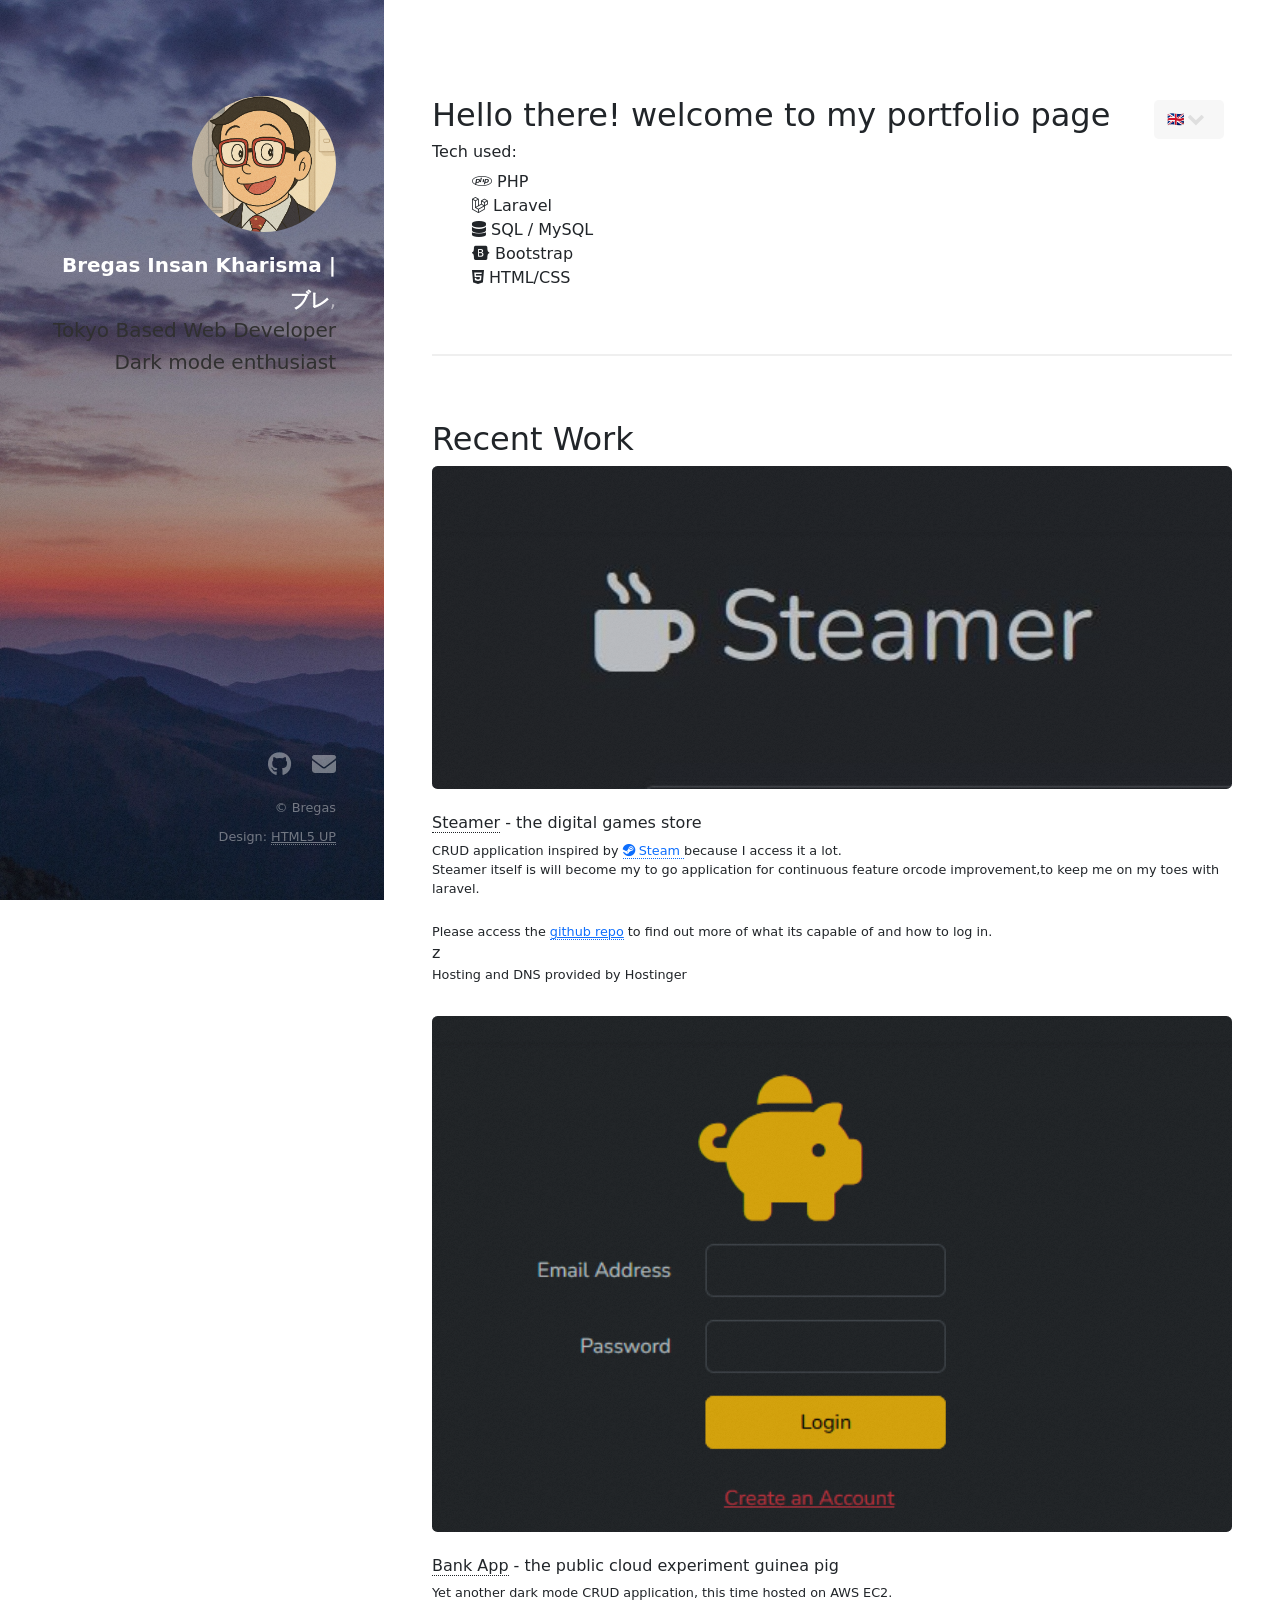
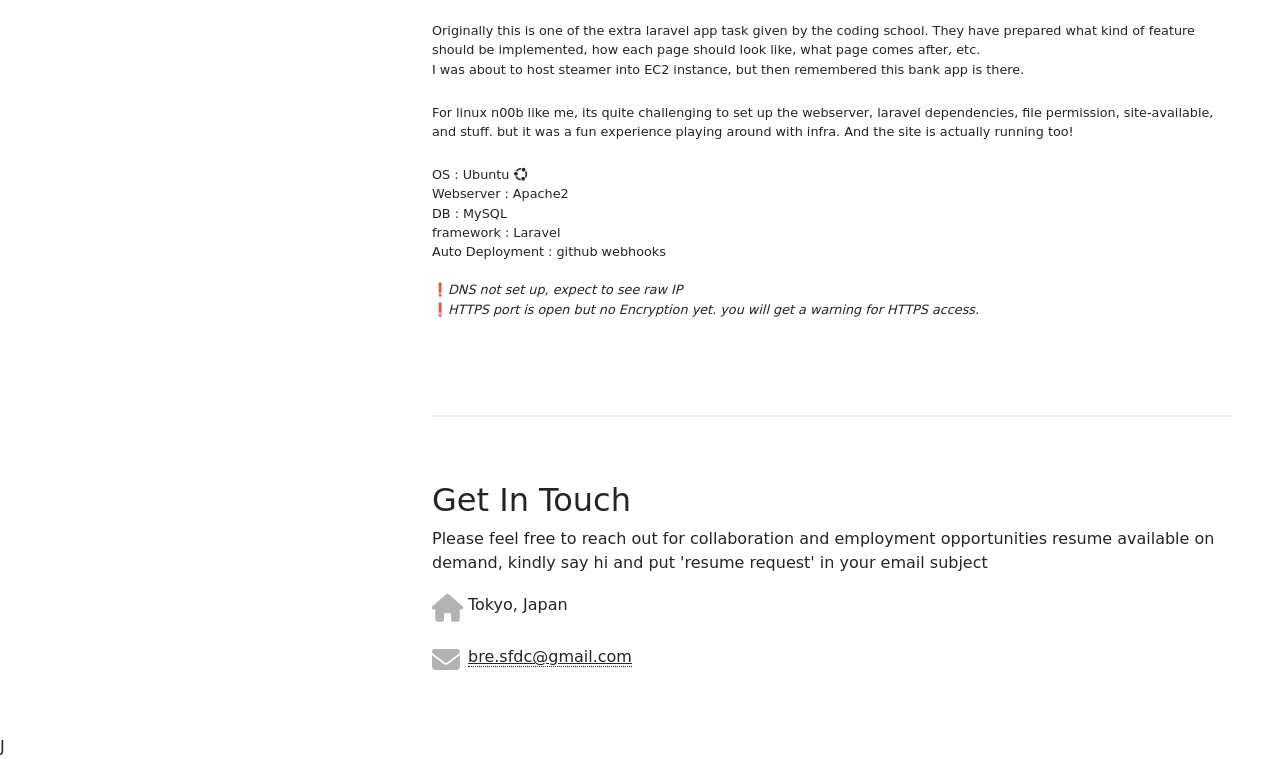
<file: index.html>
<!DOCTYPE HTML>
<!--
	Strata by HTML5 UP
	html5up.net | @ajlkn
	Free for personal and commercial use under the CCA 3.0 license (html5up.net/license)
-->
<html>

<head>
	<title>Bregas | ブレガス</title>
	<meta charset="utf-8" />
	<meta name="viewport" content="width=device-width, initial-scale=1, user-scalable=no" />
	<link rel="stylesheet" href="assets/css/main.css" />

	<!-- Bootstrap -->
	<link rel="stylesheet" href="https://cdn.jsdelivr.net/npm/bootstrap@5.3.3/dist/css/bootstrap.min.css"
		integrity="sha384-QWTKZyjpPEjISv5WaRU9OFeRpok6YctnYmDr5pNlyT2bRjXh0JMhjY6hW+ALEwIH" crossorigin="anonymous">

	<!-- Fontawesome -->
	<link rel="stylesheet" href="https://cdnjs.cloudflare.com/ajax/libs/font-awesome/6.7.2/css/all.min.css"
		integrity="sha512-Evv84Mr4kqVGRNSgIGL/F/aIDqQb7xQ2vcrdIwxfjThSH8CSR7PBEakCr51Ck+w+/U6swU2Im1vVX0SVk9ABhg=="
		crossorigin="anonymous" referrerpolicy="no-referrer" />

</head>

<body class="is-preload">

	<!-- Header -->
	<header id="header">
		<div class="inner">
			<img src="images/avatar.jpg" alt="" class="image avatar" />
			<h1><strong>Bregas Insan Kharisma | ブレ</strong>,</h1>
			<h3>Tokyo Based Web Developer</h3>
			<h3>Dark mode enthusiast</h3>
		</div>
	</header>

	<!-- Main -->
	<div id="main">

		<!-- One -->
		<section id="one">
			<header class="major">
				<!-- language selector -->
				<div class="lang-button float-end">
					<button class="btn btn-sm border-0">
						<select id="lang-selector">
							<option value="en">🇬🇧</option>
							<option value="jp">🇯🇵</option>
						</select>
					</button>
				</div>
				<h2 data-i18n="greeting">Hello there! welcome to my portfolio page</h2>
			</header>
			<!-- techlist -->
			<h5 data-i18n="stack">Tech used:</h5>
			<ul class="action" style="list-style: none;">
				<li><i class="fa-brands fa-php"></i> PHP</li>
				<li><i class="fa-brands fa-laravel"></i> Laravel</li>
				<li><i class="fa-solid fa-database"></i></i> SQL / MySQL</li>
				<li><i class="fa-brands fa-bootstrap"></i> Bootstrap</li>
				<li><i class="fa-brands fa-html5"></i> HTML/CSS</li>
			</ul>
		</section>

		<!-- Two -->
		<section id="two">
			<h2>Recent Work</h2>
			<div class="row">
				<article class="col-auto col-12-xsmall work-item">
					<a href="https://bre-portfolio.fun/" class="image fit thumb" target="_blank"><img
							src="images/thumbs/steamer.JPG" alt="steamer" /></a>
					<h3><a href="https://bre-portfolio.fun">Steamer</a> - the digital games store</h3>
					<p><span data-i18n="steamer1">CRUD application inspired by</span> <a
							href="https://store.steampowered.com/" class="text-decoration-none" target="_blank"><i
								class="fa-brands fa-steam"></i> Steam
						</a><span data-i18n="steamer2"> because I access it a lot.</span></p>
					<p data-i18n="steamer3">Steamer itself is will become my to go application for continuous feature or
						code improvement,to
						keep me on my toes with laravel.</p>
					<br>
					<p> <span data-i18n="steamer4">Please access the </span><a
							href="https://github.com/Bregas-git/steamer" target="_blank">github
							repo</a><span data-i18n="steamer5"> to find out more of what its capable of and how to log
							in.</span></p>z
					<br>
					<p data-i18n="steamer6">Hosting and DNS provided by Hostinger</p>

				</article>
				<article class="col-12-xsmall work-item md">
					<a href="http://13.239.226.221/" class="image fit thumb"><img src="images/thumbs/bank-app.jpg"
							alt="" /></a>
					<h3><a href="http://13.239.226.221/">Bank App</a> - <span data-i18n="bankapp1">the public cloud
							experiment guinea pig</span></h3>
					<p><span data-i18n="bankapp2">Yet another dark mode CRUD application, this time hosted on AWS
							EC2.</span><br><br><span data-i18n="bankapp3">
							Originally this is one of the extra laravel app task given by the coding school. They have
							prepared what kind of feature should be implemented, how each page should look like, what
							page
							comes after, etc.</span><br><span data-i18n="bankapp4">
							I was about to host steamer into EC2 instance, but then remembered this bank app is
							there.</span></p>
					<br>
					<p data-i18n="bankapp5">For linux n00b like me, its quite challenging to set up the webserver,
						laravel dependencies, file
						permission, site-available, and stuff. but it was a fun experience playing around with infra.
						And the site is actually running too!</p>
					<br>
					<p>OS : Ubuntu <i class="fa-brands fa-ubuntu"></i><br>
						Webserver : Apache2<br>
						DB : MySQL<br>
						framework : Laravel<br>
						Auto Deployment : github webhooks<br>
						<br>
					</p>
					<p>❗<i><span data-i18n="bankapp6">DNS not set up, expect to see raw IP</span></i><br>
						❗<i><span data-i18n="bankapp7">HTTPS port is open but no Encryption yet. you will get a warning
								for HTTPS access.</span></i>
					</p>


				</article>
			</div>
			<!-- <ul class="actions">
				<li><a href="#" class="button">Full Portfolio</a></li>
			</ul> -->
		</section>

		<!-- Three -->
		<section id="three">
			<h2 data-i18n="contact_head">Get In Touch</h2>
			<p data-i18n="closing_remark">Please feel free to reach out for collaboration and employment opportunities!
				<br>
				resume available on demand, kindly say hi and put "resume request" in your email subject
			</p>
			<div class="col-4 col-12-small">
				<ul class="labeled-icons">
					<li>
						<h3 class="icon solid fa-home"><span class="label">Address</span></h3>
						Tokyo, Japan
					</li>
					<!-- <li>
						<h3 class="icon solid fa-mobile-alt"><span class="label">Phone</span></h3>
						000-000-0000
					</li> -->
					<li>
						<h3 class="icon solid fa-envelope"><span class="label">Email</span></h3>
						<a href="mailto:bre.sfdc@gmail.com?subject=リクエスト">bre.sfdc@gmail.com</a>
					</li>
				</ul>
			</div>
	</div>
	</section>

	<!-- Four -->
	<!--
					<section id="four">
						<h2>Elements</h2>

						<section>
							<h4>Text</h4>
							<p>This is <b>bold</b> and this is <strong>strong</strong>. This is <i>italic</i> and this is <em>emphasized</em>.
							This is <sup>superscript</sup> text and this is <sub>subscript</sub> text.
							This is <u>underlined</u> and this is code: <code>for (;;) { ... }</code>. Finally, <a href="#">this is a link</a>.</p>
							<hr />
							<header>
								<h4>Heading with a Subtitle</h4>
								<p>Lorem ipsum dolor sit amet nullam id egestas urna aliquam</p>
							</header>
							<p>Nunc lacinia ante nunc ac lobortis. Interdum adipiscing gravida odio porttitor sem non mi integer non faucibus ornare mi ut ante amet placerat aliquet. Volutpat eu sed ante lacinia sapien lorem accumsan varius montes viverra nibh in adipiscing blandit tempus accumsan.</p>
							<header>
								<h5>Heading with a Subtitle</h5>
								<p>Lorem ipsum dolor sit amet nullam id egestas urna aliquam</p>
							</header>
							<p>Nunc lacinia ante nunc ac lobortis. Interdum adipiscing gravida odio porttitor sem non mi integer non faucibus ornare mi ut ante amet placerat aliquet. Volutpat eu sed ante lacinia sapien lorem accumsan varius montes viverra nibh in adipiscing blandit tempus accumsan.</p>
							<hr />
							<h2>Heading Level 2</h2>
							<h3>Heading Level 3</h3>
							<h4>Heading Level 4</h4>
							<h5>Heading Level 5</h5>
							<h6>Heading Level 6</h6>
							<hr />
							<h5>Blockquote</h5>
							<blockquote>Fringilla nisl. Donec accumsan interdum nisi, quis tincidunt felis sagittis eget tempus euismod. Vestibulum ante ipsum primis in faucibus vestibulum. Blandit adipiscing eu felis iaculis volutpat ac adipiscing accumsan faucibus. Vestibulum ante ipsum primis in faucibus lorem ipsum dolor sit amet nullam adipiscing eu felis.</blockquote>
							<h5>Preformatted</h5>
							<pre><code>i = 0;

while (!deck.isInOrder()) {
print 'Iteration ' + i;
deck.shuffle();
i++;
}

print 'It took ' + i + ' iterations to sort the deck.';</code></pre>
						</section>

						<section>
							<h4>Lists</h4>
							<div class="row">
								<div class="col-6 col-12-xsmall">
									<h5>Unordered</h5>
									<ul>
										<li>Dolor pulvinar etiam magna etiam.</li>
										<li>Sagittis adipiscing lorem eleifend.</li>
										<li>Felis enim feugiat dolore viverra.</li>
									</ul>
									<h5>Alternate</h5>
									<ul class="alt">
										<li>Dolor pulvinar etiam magna etiam.</li>
										<li>Sagittis adipiscing lorem eleifend.</li>
										<li>Felis enim feugiat dolore viverra.</li>
									</ul>
								</div>
								<div class="col-6 col-12-xsmall">
									<h5>Ordered</h5>
									<ol>
										<li>Dolor pulvinar etiam magna etiam.</li>
										<li>Etiam vel felis at lorem sed viverra.</li>
										<li>Felis enim feugiat dolore viverra.</li>
										<li>Dolor pulvinar etiam magna etiam.</li>
										<li>Etiam vel felis at lorem sed viverra.</li>
										<li>Felis enim feugiat dolore viverra.</li>
									</ol>
									<h5>Icons</h5>
									<ul class="icons">
										<li><a href="#" class="icon brands fa-twitter"><span class="label">Twitter</span></a></li>
										<li><a href="#" class="icon brands fa-facebook-f"><span class="label">Facebook</span></a></li>
										<li><a href="#" class="icon brands fa-instagram"><span class="label">Instagram</span></a></li>
										<li><a href="#" class="icon brands fa-github"><span class="label">Github</span></a></li>
										<li><a href="#" class="icon brands fa-dribbble"><span class="label">Dribbble</span></a></li>
										<li><a href="#" class="icon brands fa-tumblr"><span class="label">Tumblr</span></a></li>
									</ul>
								</div>
							</div>
							<h5>Actions</h5>
							<ul class="actions">
								<li><a href="#" class="button primary">Default</a></li>
								<li><a href="#" class="button">Default</a></li>
							</ul>
							<ul class="actions small">
								<li><a href="#" class="button primary small">Small</a></li>
								<li><a href="#" class="button small">Small</a></li>
							</ul>
							<div class="row">
								<div class="col-6 col-12-small">
									<ul class="actions stacked">
										<li><a href="#" class="button primary">Default</a></li>
										<li><a href="#" class="button">Default</a></li>
									</ul>
								</div>
								<div class="col-6 col-12-small">
									<ul class="actions stacked">
										<li><a href="#" class="button primary small">Small</a></li>
										<li><a href="#" class="button small">Small</a></li>
									</ul>
								</div>
								<div class="col-6 col-12-small">
									<ul class="actions stacked">
										<li><a href="#" class="button primary fit">Default</a></li>
										<li><a href="#" class="button fit">Default</a></li>
									</ul>
								</div>
								<div class="col-6 col-12-small">
									<ul class="actions stacked">
										<li><a href="#" class="button primary small fit">Small</a></li>
										<li><a href="#" class="button small fit">Small</a></li>
									</ul>
								</div>
							</div>
						</section>

						<section>
							<h4>Table</h4>
							<h5>Default</h5>
							<div class="table-wrapper">
								<table>
									<thead>
										<tr>
											<th>Name</th>
											<th>Description</th>
											<th>Price</th>
										</tr>
									</thead>
									<tbody>
										<tr>
											<td>Item One</td>
											<td>Ante turpis integer aliquet porttitor.</td>
											<td>29.99</td>
										</tr>
										<tr>
											<td>Item Two</td>
											<td>Vis ac commodo adipiscing arcu aliquet.</td>
											<td>19.99</td>
										</tr>
										<tr>
											<td>Item Three</td>
											<td> Morbi faucibus arcu accumsan lorem.</td>
											<td>29.99</td>
										</tr>
										<tr>
											<td>Item Four</td>
											<td>Vitae integer tempus condimentum.</td>
											<td>19.99</td>
										</tr>
										<tr>
											<td>Item Five</td>
											<td>Ante turpis integer aliquet porttitor.</td>
											<td>29.99</td>
										</tr>
									</tbody>
									<tfoot>
										<tr>
											<td colspan="2"></td>
											<td>100.00</td>
										</tr>
									</tfoot>
								</table>
							</div>

							<h5>Alternate</h5>
							<div class="table-wrapper">
								<table class="alt">
									<thead>
										<tr>
											<th>Name</th>
											<th>Description</th>
											<th>Price</th>
										</tr>
									</thead>
									<tbody>
										<tr>
											<td>Item One</td>
											<td>Ante turpis integer aliquet porttitor.</td>
											<td>29.99</td>
										</tr>
										<tr>
											<td>Item Two</td>
											<td>Vis ac commodo adipiscing arcu aliquet.</td>
											<td>19.99</td>
										</tr>
										<tr>
											<td>Item Three</td>
											<td> Morbi faucibus arcu accumsan lorem.</td>
											<td>29.99</td>
										</tr>
										<tr>
											<td>Item Four</td>
											<td>Vitae integer tempus condimentum.</td>
											<td>19.99</td>
										</tr>
										<tr>
											<td>Item Five</td>
											<td>Ante turpis integer aliquet porttitor.</td>
											<td>29.99</td>
										</tr>
									</tbody>
									<tfoot>
										<tr>
											<td colspan="2"></td>
											<td>100.00</td>
										</tr>
									</tfoot>
								</table>
							</div>
						</section>

						<section>
							<h4>Buttons</h4>
							<ul class="actions">
								<li><a href="#" class="button primary">Primary</a></li>
								<li><a href="#" class="button">Default</a></li>
							</ul>
							<ul class="actions">
								<li><a href="#" class="button large">Large</a></li>
								<li><a href="#" class="button">Default</a></li>
								<li><a href="#" class="button small">Small</a></li>
							</ul>
							<ul class="actions fit">
								<li><a href="#" class="button primary fit">Fit</a></li>
								<li><a href="#" class="button fit">Fit</a></li>
							</ul>
							<ul class="actions fit small">
								<li><a href="#" class="button primary fit small">Fit + Small</a></li>
								<li><a href="#" class="button fit small">Fit + Small</a></li>
							</ul>
							<ul class="actions">
								<li><a href="#" class="button primary icon solid fa-download">Icon</a></li>
								<li><a href="#" class="button icon solid fa-download">Icon</a></li>
							</ul>
							<ul class="actions">
								<li><span class="button primary disabled">Primary</span></li>
								<li><span class="button disabled">Default</span></li>
							</ul>
						</section>

						<section>
							<h4>Form</h4>
							<form method="post" action="#">
								<div class="row gtr-uniform gtr-50">
									<div class="col-6 col-12-xsmall">
										<input type="text" name="demo-name" id="demo-name" value="" placeholder="Name" />
									</div>
									<div class="col-6 col-12-xsmall">
										<input type="email" name="demo-email" id="demo-email" value="" placeholder="Email" />
									</div>
									<div class="col-12">
										<select name="demo-category" id="demo-category">
											<option value="">- Category -</option>
											<option value="1">Manufacturing</option>
											<option value="1">Shipping</option>
											<option value="1">Administration</option>
											<option value="1">Human Resources</option>
										</select>
									</div>
									<div class="col-4 col-12-small">
										<input type="radio" id="demo-priority-low" name="demo-priority" checked>
										<label for="demo-priority-low">Low Priority</label>
									</div>
									<div class="col-4 col-12-small">
										<input type="radio" id="demo-priority-normal" name="demo-priority">
										<label for="demo-priority-normal">Normal Priority</label>
									</div>
									<div class="col-4 col-12-small">
										<input type="radio" id="demo-priority-high" name="demo-priority">
										<label for="demo-priority-high">High Priority</label>
									</div>
									<div class="col-6 col-12-small">
										<input type="checkbox" id="demo-copy" name="demo-copy">
										<label for="demo-copy">Email me a copy of this message</label>
									</div>
									<div class="col-6 col-12-small">
										<input type="checkbox" id="demo-human" name="demo-human" checked>
										<label for="demo-human">I am a human and not a robot</label>
									</div>
									<div class="col-12">
										<textarea name="demo-message" id="demo-message" placeholder="Enter your message" rows="6"></textarea>
									</div>
									<div class="col-12">
										<ul class="actions">
											<li><input type="submit" value="Send Message" class="primary" /></li>
											<li><input type="reset" value="Reset" /></li>
										</ul>
									</div>
								</div>
							</form>
						</section>

						<section>
							<h4>Image</h4>
							<h5>Fit</h5>
							<div class="box alt">
								<div class="row gtr-50 gtr-uniform">
									<div class="col-12"><span class="image fit"><img src="images/fulls/05.jpg" alt="" /></span></div>
									<div class="col-4"><span class="image fit"><img src="images/thumbs/01.jpg" alt="" /></span></div>
									<div class="col-4"><span class="image fit"><img src="images/thumbs/02.jpg" alt="" /></span></div>
									<div class="col-4"><span class="image fit"><img src="images/thumbs/03.jpg" alt="" /></span></div>
									<div class="col-4"><span class="image fit"><img src="images/thumbs/04.jpg" alt="" /></span></div>
									<div class="col-4"><span class="image fit"><img src="images/thumbs/05.jpg" alt="" /></span></div>
									<div class="col-4"><span class="image fit"><img src="images/thumbs/06.jpg" alt="" /></span></div>
									<div class="col-4"><span class="image fit"><img src="images/thumbs/03.jpg" alt="" /></span></div>
									<div class="col-4"><span class="image fit"><img src="images/thumbs/02.jpg" alt="" /></span></div>
									<div class="col-4"><span class="image fit"><img src="images/thumbs/01.jpg" alt="" /></span></div>
								</div>
							</div> -->
	</section>
	</section>
	</div>

	<!-- Footer -->
	<footer id="footer">
		<div class="inner">
			<ul class="icons">
				<li><a href="https://github.com/Bregas-git" class="icon brands fa-github"><span
							class="label">Twitter</span></a></li>
				<li><a href="mailto:bre.sfdc@gmail.com?subject=リクエスト" class="icon solid fa-envelope"><span
							class="label">Email</span></a></li>
			</ul>
			<ul class="copyright">
				<li>&copy; Bregas</li>
				<li>Design: <a href="http://html5up.net">HTML5 UP</a></li>
			</ul>
		</div>
	</footer>

	<!-- Scripts -->
	<script src="assets/js/jquery.min.js"></script>
	<script src="assets/js/browser.min.js"></script>
	<script src="assets/js/breakpoints.min.js"></script>
	<script src="assets/js/util.js"></script>
	<script src="assets/js/main.js"></script>

	<script>
		const translations = {
			en: {
				greeting: "Hello there! welcome to my portfolio page",
				stack: "Tech used:",
				steamer1: "CRUD application inspired by",
				steamer2: "because I access it a lot.",
				steamer3: "Steamer itself is will become my to go application for continuous feature orcode improvement,to keep me on my toes with laravel.",
				steamer4: "Please access the ",
				steamer5: " to find out more of what its capable of and how to log in.",
				steamer6: " Hosting and DNS provided by Hostinger",
				bankapp1: "the public cloud experiment guinea pig",
				bankapp2: "Yet another dark mode CRUD application, this time hosted on AWS EC2.",
				bankapp3: "Originally this is one of the extra laravel app task given by the coding school. They have prepared what kind of feature should be implemented, how each page should look like, what page comes after, etc.",
				bankapp4: "I was about to host steamer into EC2 instance, but then remembered this bank app is there.",
				bankapp5: "For linux n00b like me, its quite challenging to set up the webserver, laravel dependencies, file permission, site-available, and stuff. but it was a fun experience playing around with infra. And the site is actually running too!",
				bankapp6: "DNS not set up, expect to see raw IP",
				bankapp7: "HTTPS port is open but no Encryption yet. you will get a warning for HTTPS access.",
				contact_head: "Get In Touch",
				closing_remark: "Please feel free to reach out for collaboration and employment opportunities resume available on demand, kindly say hi and put 'resume request' in your email subject"
			},
			jp: {
				greeting: "ようこそ！ブレのポートフォリオへ",
				stack: "使用ツール",
				steamer1: "CRUDアプリ",
				steamer2: "という人気なデジタルゲーム販売サイトにインスパイアされたサイトです。",
				steamer3: "Steamerは、自分のLaravelスキルを常に磨くための「マイ開発アプリ」として、今後も機能追加やコード改善を続けていく予定です。",
				steamer4: "機能の詳細やログイン方法などは、",
				steamer5: " をご覧ください。",
				steamer6: " ホスティングとDNSはHostingerを利用しています。",
				bankapp1: "パブリッククラウド実験用ためのアプリ。",
				bankapp2: "またまたダークモードのCRUDアプリですが、今回はAWS EC2上でホスティングしています。",
				bankapp3: "もともとは、通っていたスクールで出された追加課題の一つで、実装すべき機能や画面構成などが事前に用意されていました。",
				bankapp4: "当初はSteamerをEC2にデプロイしようと思っていましたが、「そういえばこの銀行アプリもあったな」と思い出してこっちを使いました。",
				bankapp5: "Linux初心者の自分にとっては、Webサーバーの設定、Laravelの依存関係、ファイル権限、site-available設定など、いろいろ苦戦しましたが、インフラを触るのはとても楽しい経験でした。そして実際にちゃんと動いています！",
				bankapp6: "DNSは未設定のため、IPアドレスでのアクセスになります",
				bankapp7: "HTTPSポートは開放済みですが、暗号化はまだ行っていません（HTTPSアクセス時に警告が出ます）。",
				contact_head: "ご連絡",
				closing_remark: "ご協業や採用に関するお問い合わせはお気軽にご連絡ください。履歴書・職務経歴書ご希望の場合、メールの件名に「履歴書お願いします」と一言ご記載いただければ結構です！お気軽にとお声がけください~"
			}
		};
	</script>

	<script>

		const selector = document.getElementById('lang-selector');

		function updateLanguage(lang) {
			document.querySelectorAll('[data-i18n]').forEach(el => {
				const key = el.getAttribute('data-i18n');
				el.textContent = translations[lang][key] || el.textContent;
			});
		}

		selector.addEventListener('change', (e) => {
			updateLanguage(e.target.value);
		});

		const savedLang = localStorage.getItem('lang') || 'en';
		selector.value = savedLang;
		updateLanguage(savedLang);

		selector.addEventListener('change', (e) => {
			localStorage.setItem('lang', e.target.value);
		});
	</script>
</body>J

</html>
</file>
<file: assets/css/main.css>
@import url("fontawesome-all.min.css");
@import url("https://fonts.googleapis.com/css?family=Source+Sans+Pro:400,400italic");

/*
	Strata by HTML5 UP
	html5up.net | @ajlkn
	Free for personal and commercial use under the CCA 3.0 license (html5up.net/license)
*/

html, body, div, span, applet, object,
iframe, h1, h2, h3, h4, h5, h6, p, blockquote,
pre, a, abbr, acronym, address, big, cite,
code, del, dfn, em, img, ins, kbd, q, s, samp,
small, strike, strong, sub, sup, tt, var, b,
u, i, center, dl, dt, dd, ol, ul, li, fieldset,
form, label, legend, table, caption, tbody,
tfoot, thead, tr, th, td, article, aside,
canvas, details, embed, figure, figcaption,
footer, header, hgroup, menu, nav, output, ruby,
section, summary, time, mark, audio, video {
	margin: 0;
	padding: 0;
	border: 0;
	font-size: 100%;
	font: inherit;
	vertical-align: baseline;}

article, aside, details, figcaption, figure,
footer, header, hgroup, menu, nav, section {
	display: block;}

body {
	line-height: 1;
}

ol, ul {
	list-style: none;
}

blockquote, q {
	quotes: none;
}

	blockquote:before, blockquote:after, q:before, q:after {
		content: '';
		content: none;
	}

table {
	border-collapse: collapse;
	border-spacing: 0;
}

body {
	-webkit-text-size-adjust: none;
}

mark {
	background-color: transparent;
	color: inherit;
}

input::-moz-focus-inner {
	border: 0;
	padding: 0;
}

input, select, textarea {
	-moz-appearance: none;
	-webkit-appearance: none;
	-ms-appearance: none;
	appearance: none;
}

/* Basic */

	html {
		box-sizing: border-box;
	}

	*, *:before, *:after {
		box-sizing: inherit;
	}

	body {
		background: #3b3b3b;
	}

		body.is-preload *, body.is-preload *:before, body.is-preload *:after {
			-moz-animation: none !important;
			-webkit-animation: none !important;
			-ms-animation: none !important;
			animation: none !important;
			-moz-transition: none !important;
			-webkit-transition: none !important;
			-ms-transition: none !important;
			transition: none !important;
		}

	body, input, select, textarea {
		color: #a2a2a2;
		font-family: "Source Sans Pro", Helvetica, sans-serif;
		font-size: 16pt;
		font-weight: 400;
		line-height: 1.75em;
	}

	a {
		-moz-transition: color 0.2s ease-in-out, border-color 0.2s ease-in-out;
		-webkit-transition: color 0.2s ease-in-out, border-color 0.2s ease-in-out;
		-ms-transition: color 0.2s ease-in-out, border-color 0.2s ease-in-out;
		transition: color 0.2s ease-in-out, border-color 0.2s ease-in-out;
		border-bottom: dotted 1px;
		color: #49bf9d;
		text-decoration: none;
	}

		a:hover {
			border-bottom-color: transparent;
			color: #49bf9d !important;
			text-decoration: none;
		}

	strong, b {
		color: #787878;
		font-weight: 400;
	}

	em, i {
		font-style: italic;
	}

	p {
		margin: 0 0 2em 0;
	}

	h1, h2, h3, h4, h5, h6 {
		color: #787878;
		font-weight: 400;
		line-height: 1em;
		margin: 0 0 1em 0;
	}

		h1 a, h2 a, h3 a, h4 a, h5 a, h6 a {
			color: inherit;
			text-decoration: none;
		}

	h1 {
		font-size: 2em;
		line-height: 1.5em;
	}

	h2 {
		font-size: 1.5em;
		line-height: 1.5em;
	}

	h3 {
		font-size: 1.25em;
		line-height: 1.5em;
	}

	h4 {
		font-size: 1.1em;
		line-height: 1.5em;
	}

	h5 {
		font-size: 0.9em;
		line-height: 1.5em;
	}

	h6 {
		font-size: 0.7em;
		line-height: 1.5em;
	}

	sub {
		font-size: 0.8em;
		position: relative;
		top: 0.5em;
	}

	sup {
		font-size: 0.8em;
		position: relative;
		top: -0.5em;
	}

	hr {
		border: 0;
		border-bottom: solid 2px #efefef;
		margin: 2em 0;
	}

		hr.major {
			margin: 3em 0;
		}

	blockquote {
		border-left: solid 6px #efefef;
		font-style: italic;
		margin: 0 0 2em 0;
		padding: 0.5em 0 0.5em 1.5em;
	}

	code {
		background: #f7f7f7;
		border-radius: 0.35em;
		border: solid 2px #efefef;
		font-family: "Courier New", monospace;
		font-size: 0.9em;
		margin: 0 0.25em;
		padding: 0.25em 0.65em;
	}

	pre {
		-webkit-overflow-scrolling: touch;
		font-family: "Courier New", monospace;
		font-size: 0.9em;
		margin: 0 0 2em 0;
	}

		pre code {
			display: block;
			line-height: 1.75em;
			padding: 1em 1.5em;
			overflow-x: auto;
		}

	.align-left {
		text-align: left;
	}

	.align-center {
		text-align: center;
	}

	.align-right {
		text-align: right;
	}
/* language button */

.lang-button select {
	/* position:fixed */
}



/* Container */

	.container {
		margin: 0 auto;
		max-width: calc(100% - 4em);
		width: 100%;
	}

		.container.xsmall {
			width: 25%;
		}

		.container.small {
			width: 50%;
		}

		.container.medium {
			width: 75%;
		}

		.container.large {
			width: 125%;
		}

		.container.xlarge {
			width: 150%;
		}

		.container.max {
			width: 100%;
		}

		@media screen and (max-width: 980px) {

			.container {
				width: 100% !important;
				max-width: 100% !important;
			}

		}

		@media screen and (max-width: 480px) {

			.container {
				max-width: calc(100% - 3em);
			}

		}

/* Row */

	.row {
		display: flex;
		flex-wrap: wrap;
		box-sizing: border-box;
		align-items: stretch;
	}

		.row > * {
			box-sizing: border-box;
		}

		.row.gtr-uniform > * > :last-child {
			margin-bottom: 0;
		}

		.row.aln-left {
			justify-content: flex-start;
		}

		.row.aln-center {
			justify-content: center;
		}

		.row.aln-right {
			justify-content: flex-end;
		}

		.row.aln-top {
			align-items: flex-start;
		}

		.row.aln-middle {
			align-items: center;
		}

		.row.aln-bottom {
			align-items: flex-end;
		}

		.row > .imp {
			order: -1;
		}

		.row > .col-1 {
			width: 8.33333%;
		}

		.row > .off-1 {
			margin-left: 8.33333%;
		}

		.row > .col-2 {
			width: 16.66667%;
		}

		.row > .off-2 {
			margin-left: 16.66667%;
		}

		.row > .col-3 {
			width: 25%;
		}

		.row > .off-3 {
			margin-left: 25%;
		}

		.row > .col-4 {
			width: 33.33333%;
		}

		.row > .off-4 {
			margin-left: 33.33333%;
		}

		.row > .col-5 {
			width: 41.66667%;
		}

		.row > .off-5 {
			margin-left: 41.66667%;
		}

		.row > .col-6 {
			width: 50%;
		}

		.row > .off-6 {
			margin-left: 50%;
		}

		.row > .col-7 {
			width: 58.33333%;
		}

		.row > .off-7 {
			margin-left: 58.33333%;
		}

		.row > .col-8 {
			width: 66.66667%;
		}

		.row > .off-8 {
			margin-left: 66.66667%;
		}

		.row > .col-9 {
			width: 75%;
		}

		.row > .off-9 {
			margin-left: 75%;
		}

		.row > .col-10 {
			width: 83.33333%;
		}

		.row > .off-10 {
			margin-left: 83.33333%;
		}

		.row > .col-11 {
			width: 91.66667%;
		}

		.row > .off-11 {
			margin-left: 91.66667%;
		}

		.row > .col-12 {
			width: 100%;
		}

		.row > .off-12 {
			margin-left: 100%;
		}

		.row.gtr-0 {
			margin-top: 0;
			margin-left: 0em;
		}

			.row.gtr-0 > * {
				padding: 0 0 0 0em;
			}

			.row.gtr-0.gtr-uniform {
				margin-top: 0em;
			}

				.row.gtr-0.gtr-uniform > * {
					padding-top: 0em;
				}

		.row.gtr-25 {
			margin-top: 0;
			margin-left: -0.625em;
		}

			.row.gtr-25 > * {
				padding: 0 0 0 0.625em;
			}

			.row.gtr-25.gtr-uniform {
				margin-top: -0.625em;
			}

				.row.gtr-25.gtr-uniform > * {
					padding-top: 0.625em;
				}

		.row.gtr-50 {
			margin-top: 0;
			margin-left: -1.25em;
		}

			.row.gtr-50 > * {
				padding: 0 0 0 1.25em;
			}

			.row.gtr-50.gtr-uniform {
				margin-top: -1.25em;
			}

				.row.gtr-50.gtr-uniform > * {
					padding-top: 1.25em;
				}

		.row {
			margin-top: 0;
			margin-left: -2.5em;
		}

			.row > * {
				padding: 0 0 0 2.5em;
			}

			.row.gtr-uniform {
				margin-top: -2.5em;
			}

				.row.gtr-uniform > * {
					padding-top: 2.5em;
				}

		.row.gtr-150 {
			margin-top: 0;
			margin-left: -3.75em;
		}

			.row.gtr-150 > * {
				padding: 0 0 0 3.75em;
			}

			.row.gtr-150.gtr-uniform {
				margin-top: -3.75em;
			}

				.row.gtr-150.gtr-uniform > * {
					padding-top: 3.75em;
				}

		.row.gtr-200 {
			margin-top: 0;
			margin-left: -5em;
		}

			.row.gtr-200 > * {
				padding: 0 0 0 5em;
			}

			.row.gtr-200.gtr-uniform {
				margin-top: -5em;
			}

				.row.gtr-200.gtr-uniform > * {
					padding-top: 5em;
				}

		@media screen and (max-width: 1800px) {

			.row {
				display: flex;
				flex-wrap: wrap;
				box-sizing: border-box;
				align-items: stretch;
			}

				.row > * {
					box-sizing: border-box;
				}

				.row.gtr-uniform > * > :last-child {
					margin-bottom: 0;
				}

				.row.aln-left {
					justify-content: flex-start;
				}

				.row.aln-center {
					justify-content: center;
				}

				.row.aln-right {
					justify-content: flex-end;
				}

				.row.aln-top {
					align-items: flex-start;
				}

				.row.aln-middle {
					align-items: center;
				}

				.row.aln-bottom {
					align-items: flex-end;
				}

				.row > .imp-xlarge {
					order: -1;
				}

				.row > .col-1-xlarge {
					width: 8.33333%;
				}

				.row > .off-1-xlarge {
					margin-left: 8.33333%;
				}

				.row > .col-2-xlarge {
					width: 16.66667%;
				}

				.row > .off-2-xlarge {
					margin-left: 16.66667%;
				}

				.row > .col-3-xlarge {
					width: 25%;
				}

				.row > .off-3-xlarge {
					margin-left: 25%;
				}

				.row > .col-4-xlarge {
					width: 33.33333%;
				}

				.row > .off-4-xlarge {
					margin-left: 33.33333%;
				}

				.row > .col-5-xlarge {
					width: 41.66667%;
				}

				.row > .off-5-xlarge {
					margin-left: 41.66667%;
				}

				.row > .col-6-xlarge {
					width: 50%;
				}

				.row > .off-6-xlarge {
					margin-left: 50%;
				}

				.row > .col-7-xlarge {
					width: 58.33333%;
				}

				.row > .off-7-xlarge {
					margin-left: 58.33333%;
				}

				.row > .col-8-xlarge {
					width: 66.66667%;
				}

				.row > .off-8-xlarge {
					margin-left: 66.66667%;
				}

				.row > .col-9-xlarge {
					width: 75%;
				}

				.row > .off-9-xlarge {
					margin-left: 75%;
				}

				.row > .col-10-xlarge {
					width: 83.33333%;
				}

				.row > .off-10-xlarge {
					margin-left: 83.33333%;
				}

				.row > .col-11-xlarge {
					width: 91.66667%;
				}

				.row > .off-11-xlarge {
					margin-left: 91.66667%;
				}

				.row > .col-12-xlarge {
					width: 100%;
				}

				.row > .off-12-xlarge {
					margin-left: 100%;
				}

				.row.gtr-0 {
					margin-top: 0;
					margin-left: 0em;
				}

					.row.gtr-0 > * {
						padding: 0 0 0 0em;
					}

					.row.gtr-0.gtr-uniform {
						margin-top: 0em;
					}

						.row.gtr-0.gtr-uniform > * {
							padding-top: 0em;
						}

				.row.gtr-25 {
					margin-top: 0;
					margin-left: -0.625em;
				}

					.row.gtr-25 > * {
						padding: 0 0 0 0.625em;
					}

					.row.gtr-25.gtr-uniform {
						margin-top: -0.625em;
					}

						.row.gtr-25.gtr-uniform > * {
							padding-top: 0.625em;
						}

				.row.gtr-50 {
					margin-top: 0;
					margin-left: -1.25em;
				}

					.row.gtr-50 > * {
						padding: 0 0 0 1.25em;
					}

					.row.gtr-50.gtr-uniform {
						margin-top: -1.25em;
					}

						.row.gtr-50.gtr-uniform > * {
							padding-top: 1.25em;
						}

				.row {
					margin-top: 0;
					margin-left: -2.5em;
				}

					.row > * {
						padding: 0 0 0 2.5em;
					}

					.row.gtr-uniform {
						margin-top: -2.5em;
					}

						.row.gtr-uniform > * {
							padding-top: 2.5em;
						}

				.row.gtr-150 {
					margin-top: 0;
					margin-left: -3.75em;
				}

					.row.gtr-150 > * {
						padding: 0 0 0 3.75em;
					}

					.row.gtr-150.gtr-uniform {
						margin-top: -3.75em;
					}

						.row.gtr-150.gtr-uniform > * {
							padding-top: 3.75em;
						}

				.row.gtr-200 {
					margin-top: 0;
					margin-left: -5em;
				}

					.row.gtr-200 > * {
						padding: 0 0 0 5em;
					}

					.row.gtr-200.gtr-uniform {
						margin-top: -5em;
					}

						.row.gtr-200.gtr-uniform > * {
							padding-top: 5em;
						}

		}

		@media screen and (max-width: 1280px) {

			.row {
				display: flex;
				flex-wrap: wrap;
				box-sizing: border-box;
				align-items: stretch;
			}

				.row > * {
					box-sizing: border-box;
				}

				.row.gtr-uniform > * > :last-child {
					margin-bottom: 0;
				}

				.row.aln-left {
					justify-content: flex-start;
				}

				.row.aln-center {
					justify-content: center;
				}

				.row.aln-right {
					justify-content: flex-end;
				}

				.row.aln-top {
					align-items: flex-start;
				}

				.row.aln-middle {
					align-items: center;
				}

				.row.aln-bottom {
					align-items: flex-end;
				}

				.row > .imp-large {
					order: -1;
				}

				.row > .col-1-large {
					width: 8.33333%;
				}

				.row > .off-1-large {
					margin-left: 8.33333%;
				}

				.row > .col-2-large {
					width: 16.66667%;
				}

				.row > .off-2-large {
					margin-left: 16.66667%;
				}

				.row > .col-3-large {
					width: 25%;
				}

				.row > .off-3-large {
					margin-left: 25%;
				}

				.row > .col-4-large {
					width: 33.33333%;
				}

				.row > .off-4-large {
					margin-left: 33.33333%;
				}

				.row > .col-5-large {
					width: 41.66667%;
				}

				.row > .off-5-large {
					margin-left: 41.66667%;
				}

				.row > .col-6-large {
					width: 50%;
				}

				.row > .off-6-large {
					margin-left: 50%;
				}

				.row > .col-7-large {
					width: 58.33333%;
				}

				.row > .off-7-large {
					margin-left: 58.33333%;
				}

				.row > .col-8-large {
					width: 66.66667%;
				}

				.row > .off-8-large {
					margin-left: 66.66667%;
				}

				.row > .col-9-large {
					width: 75%;
				}

				.row > .off-9-large {
					margin-left: 75%;
				}

				.row > .col-10-large {
					width: 83.33333%;
				}

				.row > .off-10-large {
					margin-left: 83.33333%;
				}

				.row > .col-11-large {
					width: 91.66667%;
				}

				.row > .off-11-large {
					margin-left: 91.66667%;
				}

				.row > .col-12-large {
					width: 100%;
				}

				.row > .off-12-large {
					margin-left: 100%;
				}

				.row.gtr-0 {
					margin-top: 0;
					margin-left: 0em;
				}

					.row.gtr-0 > * {
						padding: 0 0 0 0em;
					}

					.row.gtr-0.gtr-uniform {
						margin-top: 0em;
					}

						.row.gtr-0.gtr-uniform > * {
							padding-top: 0em;
						}

				.row.gtr-25 {
					margin-top: 0;
					margin-left: -0.5em;
				}

					.row.gtr-25 > * {
						padding: 0 0 0 0.5em;
					}

					.row.gtr-25.gtr-uniform {
						margin-top: -0.5em;
					}

						.row.gtr-25.gtr-uniform > * {
							padding-top: 0.5em;
						}

				.row.gtr-50 {
					margin-top: 0;
					margin-left: -1em;
				}

					.row.gtr-50 > * {
						padding: 0 0 0 1em;
					}

					.row.gtr-50.gtr-uniform {
						margin-top: -1em;
					}

						.row.gtr-50.gtr-uniform > * {
							padding-top: 1em;
						}

				.row {
					margin-top: 0;
					margin-left: -2em;
				}

					.row > * {
						padding: 0 0 0 2em;
					}

					.row.gtr-uniform {
						margin-top: -2em;
					}

						.row.gtr-uniform > * {
							padding-top: 2em;
						}

				.row.gtr-150 {
					margin-top: 0;
					margin-left: -3em;
				}

					.row.gtr-150 > * {
						padding: 0 0 0 3em;
					}

					.row.gtr-150.gtr-uniform {
						margin-top: -3em;
					}

						.row.gtr-150.gtr-uniform > * {
							padding-top: 3em;
						}

				.row.gtr-200 {
					margin-top: 0;
					margin-left: -4em;
				}

					.row.gtr-200 > * {
						padding: 0 0 0 4em;
					}

					.row.gtr-200.gtr-uniform {
						margin-top: -4em;
					}

						.row.gtr-200.gtr-uniform > * {
							padding-top: 4em;
						}

		}

		@media screen and (max-width: 980px) {

			.row {
				display: flex;
				flex-wrap: wrap;
				box-sizing: border-box;
				align-items: stretch;
			}

				.row > * {
					box-sizing: border-box;
				}

				.row.gtr-uniform > * > :last-child {
					margin-bottom: 0;
				}

				.row.aln-left {
					justify-content: flex-start;
				}

				.row.aln-center {
					justify-content: center;
				}

				.row.aln-right {
					justify-content: flex-end;
				}

				.row.aln-top {
					align-items: flex-start;
				}

				.row.aln-middle {
					align-items: center;
				}

				.row.aln-bottom {
					align-items: flex-end;
				}

				.row > .imp-medium {
					order: -1;
				}

				.row > .col-1-medium {
					width: 8.33333%;
				}

				.row > .off-1-medium {
					margin-left: 8.33333%;
				}

				.row > .col-2-medium {
					width: 16.66667%;
				}

				.row > .off-2-medium {
					margin-left: 16.66667%;
				}

				.row > .col-3-medium {
					width: 25%;
				}

				.row > .off-3-medium {
					margin-left: 25%;
				}

				.row > .col-4-medium {
					width: 33.33333%;
				}

				.row > .off-4-medium {
					margin-left: 33.33333%;
				}

				.row > .col-5-medium {
					width: 41.66667%;
				}

				.row > .off-5-medium {
					margin-left: 41.66667%;
				}

				.row > .col-6-medium {
					width: 50%;
				}

				.row > .off-6-medium {
					margin-left: 50%;
				}

				.row > .col-7-medium {
					width: 58.33333%;
				}

				.row > .off-7-medium {
					margin-left: 58.33333%;
				}

				.row > .col-8-medium {
					width: 66.66667%;
				}

				.row > .off-8-medium {
					margin-left: 66.66667%;
				}

				.row > .col-9-medium {
					width: 75%;
				}

				.row > .off-9-medium {
					margin-left: 75%;
				}

				.row > .col-10-medium {
					width: 83.33333%;
				}

				.row > .off-10-medium {
					margin-left: 83.33333%;
				}

				.row > .col-11-medium {
					width: 91.66667%;
				}

				.row > .off-11-medium {
					margin-left: 91.66667%;
				}

				.row > .col-12-medium {
					width: 100%;
				}

				.row > .off-12-medium {
					margin-left: 100%;
				}

				.row.gtr-0 {
					margin-top: 0;
					margin-left: 0em;
				}

					.row.gtr-0 > * {
						padding: 0 0 0 0em;
					}

					.row.gtr-0.gtr-uniform {
						margin-top: 0em;
					}

						.row.gtr-0.gtr-uniform > * {
							padding-top: 0em;
						}

				.row.gtr-25 {
					margin-top: 0;
					margin-left: -0.5em;
				}

					.row.gtr-25 > * {
						padding: 0 0 0 0.5em;
					}

					.row.gtr-25.gtr-uniform {
						margin-top: -0.5em;
					}

						.row.gtr-25.gtr-uniform > * {
							padding-top: 0.5em;
						}

				.row.gtr-50 {
					margin-top: 0;
					margin-left: -1em;
				}

					.row.gtr-50 > * {
						padding: 0 0 0 1em;
					}

					.row.gtr-50.gtr-uniform {
						margin-top: -1em;
					}

						.row.gtr-50.gtr-uniform > * {
							padding-top: 1em;
						}

				.row {
					margin-top: 0;
					margin-left: -2em;
				}

					.row > * {
						padding: 0 0 0 2em;
					}

					.row.gtr-uniform {
						margin-top: -2em;
					}

						.row.gtr-uniform > * {
							padding-top: 2em;
						}

				.row.gtr-150 {
					margin-top: 0;
					margin-left: -3em;
				}

					.row.gtr-150 > * {
						padding: 0 0 0 3em;
					}

					.row.gtr-150.gtr-uniform {
						margin-top: -3em;
					}

						.row.gtr-150.gtr-uniform > * {
							padding-top: 3em;
						}

				.row.gtr-200 {
					margin-top: 0;
					margin-left: -4em;
				}

					.row.gtr-200 > * {
						padding: 0 0 0 4em;
					}

					.row.gtr-200.gtr-uniform {
						margin-top: -4em;
					}

						.row.gtr-200.gtr-uniform > * {
							padding-top: 4em;
						}

		}

		@media screen and (max-width: 736px) {

			.row {
				display: flex;
				flex-wrap: wrap;
				box-sizing: border-box;
				align-items: stretch;
			}

				.row > * {
					box-sizing: border-box;
				}

				.row.gtr-uniform > * > :last-child {
					margin-bottom: 0;
				}

				.row.aln-left {
					justify-content: flex-start;
				}

				.row.aln-center {
					justify-content: center;
				}

				.row.aln-right {
					justify-content: flex-end;
				}

				.row.aln-top {
					align-items: flex-start;
				}

				.row.aln-middle {
					align-items: center;
				}

				.row.aln-bottom {
					align-items: flex-end;
				}

				.row > .imp-small {
					order: -1;
				}

				.row > .col-1-small {
					width: 8.33333%;
				}

				.row > .off-1-small {
					margin-left: 8.33333%;
				}

				.row > .col-2-small {
					width: 16.66667%;
				}

				.row > .off-2-small {
					margin-left: 16.66667%;
				}

				.row > .col-3-small {
					width: 25%;
				}

				.row > .off-3-small {
					margin-left: 25%;
				}

				.row > .col-4-small {
					width: 33.33333%;
				}

				.row > .off-4-small {
					margin-left: 33.33333%;
				}

				.row > .col-5-small {
					width: 41.66667%;
				}

				.row > .off-5-small {
					margin-left: 41.66667%;
				}

				.row > .col-6-small {
					width: 50%;
				}

				.row > .off-6-small {
					margin-left: 50%;
				}

				.row > .col-7-small {
					width: 58.33333%;
				}

				.row > .off-7-small {
					margin-left: 58.33333%;
				}

				.row > .col-8-small {
					width: 66.66667%;
				}

				.row > .off-8-small {
					margin-left: 66.66667%;
				}

				.row > .col-9-small {
					width: 75%;
				}

				.row > .off-9-small {
					margin-left: 75%;
				}

				.row > .col-10-small {
					width: 83.33333%;
				}

				.row > .off-10-small {
					margin-left: 83.33333%;
				}

				.row > .col-11-small {
					width: 91.66667%;
				}

				.row > .off-11-small {
					margin-left: 91.66667%;
				}

				.row > .col-12-small {
					width: 100%;
				}

				.row > .off-12-small {
					margin-left: 100%;
				}

				.row.gtr-0 {
					margin-top: 0;
					margin-left: 0em;
				}

					.row.gtr-0 > * {
						padding: 0 0 0 0em;
					}

					.row.gtr-0.gtr-uniform {
						margin-top: 0em;
					}

						.row.gtr-0.gtr-uniform > * {
							padding-top: 0em;
						}

				.row.gtr-25 {
					margin-top: 0;
					margin-left: -0.375em;
				}

					.row.gtr-25 > * {
						padding: 0 0 0 0.375em;
					}

					.row.gtr-25.gtr-uniform {
						margin-top: -0.375em;
					}

						.row.gtr-25.gtr-uniform > * {
							padding-top: 0.375em;
						}

				.row.gtr-50 {
					margin-top: 0;
					margin-left: -0.75em;
				}

					.row.gtr-50 > * {
						padding: 0 0 0 0.75em;
					}

					.row.gtr-50.gtr-uniform {
						margin-top: -0.75em;
					}

						.row.gtr-50.gtr-uniform > * {
							padding-top: 0.75em;
						}

				.row {
					margin-top: 0;
					margin-left: -1.5em;
				}

					.row > * {
						padding: 0 0 0 1.5em;
					}

					.row.gtr-uniform {
						margin-top: -1.5em;
					}

						.row.gtr-uniform > * {
							padding-top: 1.5em;
						}

				.row.gtr-150 {
					margin-top: 0;
					margin-left: -2.25em;
				}

					.row.gtr-150 > * {
						padding: 0 0 0 2.25em;
					}

					.row.gtr-150.gtr-uniform {
						margin-top: -2.25em;
					}

						.row.gtr-150.gtr-uniform > * {
							padding-top: 2.25em;
						}

				.row.gtr-200 {
					margin-top: 0;
					margin-left: -3em;
				}

					.row.gtr-200 > * {
						padding: 0 0 0 3em;
					}

					.row.gtr-200.gtr-uniform {
						margin-top: -3em;
					}

						.row.gtr-200.gtr-uniform > * {
							padding-top: 3em;
						}

		}

		@media screen and (max-width: 480px) {

			.row {
				display: flex;
				flex-wrap: wrap;
				box-sizing: border-box;
				align-items: stretch;
			}

				.row > * {
					box-sizing: border-box;
				}

				.row.gtr-uniform > * > :last-child {
					margin-bottom: 0;
				}

				.row.aln-left {
					justify-content: flex-start;
				}

				.row.aln-center {
					justify-content: center;
				}

				.row.aln-right {
					justify-content: flex-end;
				}

				.row.aln-top {
					align-items: flex-start;
				}

				.row.aln-middle {
					align-items: center;
				}

				.row.aln-bottom {
					align-items: flex-end;
				}

				.row > .imp-xsmall {
					order: -1;
				}

				.row > .col-1-xsmall {
					width: 8.33333%;
				}

				.row > .off-1-xsmall {
					margin-left: 8.33333%;
				}

				.row > .col-2-xsmall {
					width: 16.66667%;
				}

				.row > .off-2-xsmall {
					margin-left: 16.66667%;
				}

				.row > .col-3-xsmall {
					width: 25%;
				}

				.row > .off-3-xsmall {
					margin-left: 25%;
				}

				.row > .col-4-xsmall {
					width: 33.33333%;
				}

				.row > .off-4-xsmall {
					margin-left: 33.33333%;
				}

				.row > .col-5-xsmall {
					width: 41.66667%;
				}

				.row > .off-5-xsmall {
					margin-left: 41.66667%;
				}

				.row > .col-6-xsmall {
					width: 50%;
				}

				.row > .off-6-xsmall {
					margin-left: 50%;
				}

				.row > .col-7-xsmall {
					width: 58.33333%;
				}

				.row > .off-7-xsmall {
					margin-left: 58.33333%;
				}

				.row > .col-8-xsmall {
					width: 66.66667%;
				}

				.row > .off-8-xsmall {
					margin-left: 66.66667%;
				}

				.row > .col-9-xsmall {
					width: 75%;
				}

				.row > .off-9-xsmall {
					margin-left: 75%;
				}

				.row > .col-10-xsmall {
					width: 83.33333%;
				}

				.row > .off-10-xsmall {
					margin-left: 83.33333%;
				}

				.row > .col-11-xsmall {
					width: 91.66667%;
				}

				.row > .off-11-xsmall {
					margin-left: 91.66667%;
				}

				.row > .col-12-xsmall {
					width: 100%;
				}

				.row > .off-12-xsmall {
					margin-left: 100%;
				}

				.row.gtr-0 {
					margin-top: 0;
					margin-left: 0em;
				}

					.row.gtr-0 > * {
						padding: 0 0 0 0em;
					}

					.row.gtr-0.gtr-uniform {
						margin-top: 0em;
					}

						.row.gtr-0.gtr-uniform > * {
							padding-top: 0em;
						}

				.row.gtr-25 {
					margin-top: 0;
					margin-left: -0.375em;
				}

					.row.gtr-25 > * {
						padding: 0 0 0 0.375em;
					}

					.row.gtr-25.gtr-uniform {
						margin-top: -0.375em;
					}

						.row.gtr-25.gtr-uniform > * {
							padding-top: 0.375em;
						}

				.row.gtr-50 {
					margin-top: 0;
					margin-left: -0.75em;
				}

					.row.gtr-50 > * {
						padding: 0 0 0 0.75em;
					}

					.row.gtr-50.gtr-uniform {
						margin-top: -0.75em;
					}

						.row.gtr-50.gtr-uniform > * {
							padding-top: 0.75em;
						}

				.row {
					margin-top: 0;
					margin-left: -1.5em;
				}

					.row > * {
						padding: 0 0 0 1.5em;
					}

					.row.gtr-uniform {
						margin-top: -1.5em;
					}

						.row.gtr-uniform > * {
							padding-top: 1.5em;
						}

				.row.gtr-150 {
					margin-top: 0;
					margin-left: -2.25em;
				}

					.row.gtr-150 > * {
						padding: 0 0 0 2.25em;
					}

					.row.gtr-150.gtr-uniform {
						margin-top: -2.25em;
					}

						.row.gtr-150.gtr-uniform > * {
							padding-top: 2.25em;
						}

				.row.gtr-200 {
					margin-top: 0;
					margin-left: -3em;
				}

					.row.gtr-200 > * {
						padding: 0 0 0 3em;
					}

					.row.gtr-200.gtr-uniform {
						margin-top: -3em;
					}

						.row.gtr-200.gtr-uniform > * {
							padding-top: 3em;
						}

		}

/* Section/Article */

	section.special, article.special {
		text-align: center;
	}

	header p {
		color: #b2b2b2;
		position: relative;
		margin: 0 0 1.5em 0;
	}

	header h2 + p {
		font-size: 1.25em;
		margin-top: -1em;
		line-height: 1.5em;
	}

	header h3 + p {
		font-size: 1.1em;
		margin-top: -0.8em;
		line-height: 1.5em;
	}

	header h4 + p,
	header h5 + p,
	header h6 + p {
		font-size: 0.9em;
		margin-top: -0.6em;
		line-height: 1.5em;
	}

	header.major h2 {
		font-size: em;
	}

	section h5 {
		font-size: 1em;
	}

/* Form */

	form {
		margin: 0 0 2em 0;
	}

	label {
		color: #787878;
		display: block;
		font-size: 0.9em;
		font-weight: 400;
		margin: 0 0 1em 0;
	}

	input[type="text"],
	input[type="password"],
	input[type="email"],
	select,
	textarea {
		-moz-appearance: none;
		-webkit-appearance: none;
		-ms-appearance: none;
		appearance: none;
		background: #f7f7f7;
		border-radius: 0.35em;
		border: solid 2px transparent;
		color: inherit;
		display: block;
		outline: 0;
		padding: 0 0.75em;
		text-decoration: none;
		width: 100%;
	}

		input[type="text"]:invalid,
		input[type="password"]:invalid,
		input[type="email"]:invalid,
		select:invalid,
		textarea:invalid {
			box-shadow: none;
		}

		input[type="text"]:focus,
		input[type="password"]:focus,
		input[type="email"]:focus,
		select:focus,
		textarea:focus {
			border-color: #49bf9d;
		}

	select {
		background-image: url("data:image/svg+xml;charset=utf8,%3Csvg xmlns='http://www.w3.org/2000/svg' width='40' height='40' preserveAspectRatio='none' viewBox='0 0 40 40'%3E%3Cpath d='M9.4,12.3l10.4,10.4l10.4-10.4c0.2-0.2,0.5-0.4,0.9-0.4c0.3,0,0.6,0.1,0.9,0.4l3.3,3.3c0.2,0.2,0.4,0.5,0.4,0.9 c0,0.4-0.1,0.6-0.4,0.9L20.7,31.9c-0.2,0.2-0.5,0.4-0.9,0.4c-0.3,0-0.6-0.1-0.9-0.4L4.3,17.3c-0.2-0.2-0.4-0.5-0.4-0.9 c0-0.4,0.1-0.6,0.4-0.9l3.3-3.3c0.2-0.2,0.5-0.4,0.9-0.4S9.1,12.1,9.4,12.3z' fill='%23dfdfdf' /%3E%3C/svg%3E");
		background-size: 1.25rem;
		background-repeat: no-repeat;
		background-position: calc(100% - 1rem) center;
		height: 2.75em;
		padding-right: 2.75em;
		text-overflow: ellipsis;
	}

		select option {
			color: #787878;
			background: #fff;
		}

		select:focus::-ms-value {
			background-color: transparent;
		}

		select::-ms-expand {
			display: none;
		}

	input[type="text"],
	input[type="password"],
	input[type="email"],
	select {
		height: 2.75em;
	}

	textarea {
		padding: 0.75em;
	}

	input[type="checkbox"],
	input[type="radio"] {
		-moz-appearance: none;
		-webkit-appearance: none;
		-ms-appearance: none;
		appearance: none;
		display: block;
		float: left;
		margin-right: -2em;
		opacity: 0;
		width: 1em;
		z-index: -1;
	}

		input[type="checkbox"] + label,
		input[type="radio"] + label {
			text-decoration: none;
			color: #a2a2a2;
			cursor: pointer;
			display: inline-block;
			font-size: 1em;
			font-weight: 400;
			padding-left: 2.4em;
			padding-right: 0.75em;
			position: relative;
		}

			input[type="checkbox"] + label:before,
			input[type="radio"] + label:before {
				-moz-osx-font-smoothing: grayscale;
				-webkit-font-smoothing: antialiased;
				display: inline-block;
				font-style: normal;
				font-variant: normal;
				text-rendering: auto;
				line-height: 1;
				text-transform: none !important;
				font-family: 'Font Awesome 5 Free';
				font-weight: 900;
			}

			input[type="checkbox"] + label:before,
			input[type="radio"] + label:before {
				background: #f7f7f7;
				border-radius: 0.35em;
				border: solid 2px transparent;
				content: '';
				display: inline-block;
				font-size: 0.8em;
				height: 2.0625em;
				left: 0;
				line-height: 1.85625em;
				position: absolute;
				text-align: center;
				top: 0;
				width: 2.0625em;
			}

		input[type="checkbox"]:checked + label:before,
		input[type="radio"]:checked + label:before {
			background: #787878;
			border-color: #787878;
			color: #fff;
			content: '\f00c';
		}

		input[type="checkbox"]:focus + label:before,
		input[type="radio"]:focus + label:before {
			border-color: #49bf9d;
		}

	input[type="checkbox"] + label:before {
		border-radius: 0.35em;
	}

	input[type="radio"] + label:before {
		border-radius: 100%;
	}

	::-webkit-input-placeholder {
		color: #b2b2b2 !important;
		opacity: 1.0;
	}

	:-moz-placeholder {
		color: #b2b2b2 !important;
		opacity: 1.0;
	}

	::-moz-placeholder {
		color: #b2b2b2 !important;
		opacity: 1.0;
	}

	:-ms-input-placeholder {
		color: #b2b2b2 !important;
		opacity: 1.0;
	}

/* Box */

	.box {
		border-radius: 0.35em;
		border: solid 2px #efefef;
		margin-bottom: 2em;
		padding: 1.5em;
	}

		.box > :last-child,
		.box > :last-child > :last-child,
		.box > :last-child > :last-child > :last-child {
			margin-bottom: 0;
		}

		.box.alt {
			border: 0;
			border-radius: 0;
			padding: 0;
		}

/* Icon */

	.icon {
		text-decoration: none;
		border-bottom: none;
		position: relative;
	}

		.icon:before {
			-moz-osx-font-smoothing: grayscale;
			-webkit-font-smoothing: antialiased;
			display: inline-block;
			font-style: normal;
			font-variant: normal;
			text-rendering: auto;
			line-height: 1;
			text-transform: none !important;
			font-family: 'Font Awesome 5 Free';
			font-weight: 400;
		}

		.icon > .label {
			display: none;
		}

		.icon:before {
			line-height: inherit;
		}

		.icon.solid:before {
			font-weight: 900;
		}

		.icon.brands:before {
			font-family: 'Font Awesome 5 Brands';
		}

/* Image */

	.image {
		border-radius: 0.35em;
		border: 0;
		display: inline-block;
		position: relative;
	}

		.image:before {
			-moz-transition: opacity 0.2s ease-in-out;
			-webkit-transition: opacity 0.2s ease-in-out;
			-ms-transition: opacity 0.2s ease-in-out;
			transition: opacity 0.2s ease-in-out;
			background: url("images/overlay.png");
			border-radius: 0.35em;
			content: '';
			display: block;
			height: 100%;
			left: 0;
			opacity: 0.5;
			position: absolute;
			top: 0;
			width: 100%;
		}

		.image.thumb {
			text-align: center;
		}

			.image.thumb:after {
				-moz-transition: opacity 0.2s ease-in-out;
				-webkit-transition: opacity 0.2s ease-in-out;
				-ms-transition: opacity 0.2s ease-in-out;
				transition: opacity 0.2s ease-in-out;
				border-radius: 0.35em;
				border: solid 3px rgba(255, 255, 255, 0.5);
				color: #fff;
				content: 'Visit';
				display: inline-block;
				font-size: 0.8em;
				font-weight: 400;
				left: 50%;
				line-height: 2.25em;
				margin: -1.25em 0 0 -3em;
				opacity: 0;
				padding: 0 1.5em;
				position: absolute;
				text-align: center;
				text-decoration: none;
				top: 50%;
				white-space: nowrap;
			}

			.image.thumb:hover:after {
				opacity: 1.0;
			}

			.image.thumb:hover:before {
				background: url("images/overlay.png"), url("images/overlay.png");
				opacity: 1.0;
			}

		.image img {
			border-radius: 0.35em;
			display: block;
		}

		.image.left {
			float: left;
			margin: 0 1.5em 1em 0;
			top: 0.25em;
		}

		.image.right {
			float: right;
			margin: 0 0 1em 1.5em;
			top: 0.25em;
		}

		.image.left, .image.right {
			max-width: 40%;
		}

			.image.left img, .image.right img {
				width: 100%;
			}

		.image.fit {
			display: block;
			margin: 0 0 2em 0;
			width: 100%;
		}

			.image.fit img {
				width: 100%;
			}

		.image.avatar {
			border-radius: 100%;
		}

			.image.avatar:before {
				display: none;
			}

			.image.avatar img {
				border-radius: 100%;
				width: 100%;
			}

/* List */

	ol {
		list-style: decimal;
		margin: 0 0 2em 0;
		padding-left: 1.25em;
	}

		ol li {
			padding-left: 0.25em;
		}

	ul {
		list-style: disc;
		margin: 0 0 2em 0;
		padding-left: 1em;
	}

		ul li {
			padding-left: 0.5em;
		}

		ul.alt {
			list-style: none;
			padding-left: 0;
		}

			ul.alt li {
				border-top: solid 2px #efefef;
				padding: 0.5em 0;
			}

				ul.alt li:first-child {
					border-top: 0;
					padding-top: 0;
				}

	dl {
		margin: 0 0 2em 0;
	}

/* Icons */

	ul.icons {
		cursor: default;
		list-style: none;
		padding-left: 0;
	}

		ul.icons li {
			display: inline-block;
			padding: 0 1em 0 0;
		}

			ul.icons li:last-child {
				padding-right: 0;
			}

			ul.icons li .icon:before {
				font-size: 1.5em;
			}

/* Labeled Icons */

	ul.labeled-icons {
		list-style: none;
		padding: 0;
	}

		ul.labeled-icons li {
			line-height: 1.75em;
			margin: 1.5em 0 0 0;
			padding-left: 2.25em;
			position: relative;
		}

			ul.labeled-icons li:first-child {
				margin-top: 0;
			}

			ul.labeled-icons li a {
				color: inherit;
			}

			ul.labeled-icons li h3 {
				color: #b2b2b2;
				left: 0;
				position: absolute;
				text-align: center;
				top: 0;
				width: 1em;
			}

/* Actions */

	ul.actions {
		display: -moz-flex;
		display: -webkit-flex;
		display: -ms-flex;
		display: flex;
		cursor: default;
		list-style: none;
		margin-left: -1em;
		padding-left: 0;
	}

		ul.actions li {
			padding: 0 0 0 1em;
			vertical-align: middle;
		}

		ul.actions.special {
			-moz-justify-content: center;
			-webkit-justify-content: center;
			-ms-justify-content: center;
			justify-content: center;
			width: 100%;
			margin-left: 0;
		}

			ul.actions.special li:first-child {
				padding-left: 0;
			}

		ul.actions.stacked {
			-moz-flex-direction: column;
			-webkit-flex-direction: column;
			-ms-flex-direction: column;
			flex-direction: column;
			margin-left: 0;
		}

			ul.actions.stacked li {
				padding: 1.3em 0 0 0;
			}

				ul.actions.stacked li:first-child {
					padding-top: 0;
				}

		ul.actions.fit {
			width: calc(100% + 1em);
		}

			ul.actions.fit li {
				-moz-flex-grow: 1;
				-webkit-flex-grow: 1;
				-ms-flex-grow: 1;
				flex-grow: 1;
				-moz-flex-shrink: 1;
				-webkit-flex-shrink: 1;
				-ms-flex-shrink: 1;
				flex-shrink: 1;
				width: 100%;
			}

				ul.actions.fit li > * {
					width: 100%;
				}

			ul.actions.fit.stacked {
				width: 100%;
			}

		@media screen and (max-width: 480px) {

			ul.actions:not(.fixed) {
				-moz-flex-direction: column;
				-webkit-flex-direction: column;
				-ms-flex-direction: column;
				flex-direction: column;
				margin-left: 0;
				width: 100% !important;
			}

				ul.actions:not(.fixed) li {
					-moz-flex-grow: 1;
					-webkit-flex-grow: 1;
					-ms-flex-grow: 1;
					flex-grow: 1;
					-moz-flex-shrink: 1;
					-webkit-flex-shrink: 1;
					-ms-flex-shrink: 1;
					flex-shrink: 1;
					padding: 1em 0 0 0;
					text-align: center;
					width: 100%;
				}

					ul.actions:not(.fixed) li > * {
						width: 100%;
					}

					ul.actions:not(.fixed) li:first-child {
						padding-top: 0;
					}

					ul.actions:not(.fixed) li input[type="submit"],
					ul.actions:not(.fixed) li input[type="reset"],
					ul.actions:not(.fixed) li input[type="button"],
					ul.actions:not(.fixed) li button,
					ul.actions:not(.fixed) li .button {
						width: 100%;
					}

						ul.actions:not(.fixed) li input[type="submit"].icon:before,
						ul.actions:not(.fixed) li input[type="reset"].icon:before,
						ul.actions:not(.fixed) li input[type="button"].icon:before,
						ul.actions:not(.fixed) li button.icon:before,
						ul.actions:not(.fixed) li .button.icon:before {
							margin-left: -0.5em;
						}

		}

/* Table */

	.table-wrapper {
		-webkit-overflow-scrolling: touch;
		overflow-x: auto;
	}

	table {
		margin: 0 0 2em 0;
		width: 100%;
	}

		table tbody tr {
			border: solid 1px #efefef;
			border-left: 0;
			border-right: 0;
		}

			table tbody tr:nth-child(2n + 1) {
				background-color: #f7f7f7;
			}

		table td {
			padding: 0.75em 0.75em;
		}

		table th {
			color: #787878;
			font-size: 0.9em;
			font-weight: 400;
			padding: 0 0.75em 0.75em 0.75em;
			text-align: left;
		}

		table thead {
			border-bottom: solid 2px #efefef;
		}

		table tfoot {
			border-top: solid 2px #efefef;
		}

		table.alt {
			border-collapse: separate;
		}

			table.alt tbody tr td {
				border: solid 2px #efefef;
				border-left-width: 0;
				border-top-width: 0;
			}

				table.alt tbody tr td:first-child {
					border-left-width: 2px;
				}

			table.alt tbody tr:first-child td {
				border-top-width: 2px;
			}

			table.alt thead {
				border-bottom: 0;
			}

			table.alt tfoot {
				border-top: 0;
			}

/* Button */

	input[type="submit"],
	input[type="reset"],
	input[type="button"],
	.button {
		-moz-appearance: none;
		-webkit-appearance: none;
		-ms-appearance: none;
		appearance: none;
		-moz-transition: background-color 0.2s ease-in-out, color 0.2s ease-in-out, border-color 0.2s ease-in-out;
		-webkit-transition: background-color 0.2s ease-in-out, color 0.2s ease-in-out, border-color 0.2s ease-in-out;
		-ms-transition: background-color 0.2s ease-in-out, color 0.2s ease-in-out, border-color 0.2s ease-in-out;
		transition: background-color 0.2s ease-in-out, color 0.2s ease-in-out, border-color 0.2s ease-in-out;
		background-color: transparent;
		border-radius: 0.35em;
		border: solid 3px #efefef;
		color: #787878 !important;
		cursor: pointer;
		display: inline-block;
		font-weight: 400;
		height: 3.15em;
		height: calc(2.75em + 6px);
		line-height: 2.75em;
		min-width: 10em;
		padding: 0 1.5em;
		text-align: center;
		text-decoration: none;
		white-space: nowrap;
	}

		input[type="submit"]:hover,
		input[type="reset"]:hover,
		input[type="button"]:hover,
		.button:hover {
			border-color: #49bf9d;
			color: #49bf9d !important;
		}

		input[type="submit"]:active,
		input[type="reset"]:active,
		input[type="button"]:active,
		.button:active {
			background-color: rgba(73, 191, 157, 0.1);
			border-color: #49bf9d;
			color: #49bf9d !important;
		}

		input[type="submit"].icon,
		input[type="reset"].icon,
		input[type="button"].icon,
		.button.icon {
			padding-left: 1.35em;
		}

			input[type="submit"].icon:before,
			input[type="reset"].icon:before,
			input[type="button"].icon:before,
			.button.icon:before {
				margin-right: 0.5em;
			}

		input[type="submit"].fit,
		input[type="reset"].fit,
		input[type="button"].fit,
		.button.fit {
			min-width: 0;
			width: 100%;
		}

		input[type="submit"].small,
		input[type="reset"].small,
		input[type="button"].small,
		.button.small {
			font-size: 0.8em;
		}

		input[type="submit"].large,
		input[type="reset"].large,
		input[type="button"].large,
		.button.large {
			font-size: 1.35em;
		}

		input[type="submit"].primary,
		input[type="reset"].primary,
		input[type="button"].primary,
		.button.primary {
			background-color: #49bf9d;
			border-color: #49bf9d;
			color: #ffffff !important;
		}

			input[type="submit"].primary:hover,
			input[type="reset"].primary:hover,
			input[type="button"].primary:hover,
			.button.primary:hover {
				background-color: #5cc6a7;
				border-color: #5cc6a7;
			}

			input[type="submit"].primary:active,
			input[type="reset"].primary:active,
			input[type="button"].primary:active,
			.button.primary:active {
				background-color: #3eb08f;
				border-color: #3eb08f;
			}

		input[type="submit"].disabled, input[type="submit"]:disabled,
		input[type="reset"].disabled,
		input[type="reset"]:disabled,
		input[type="button"].disabled,
		input[type="button"]:disabled,
		.button.disabled,
		.button:disabled {
			background-color: #e7e7e7 !important;
			border-color: #e7e7e7 !important;
			color: #b2b2b2 !important;
			cursor: default;
		}

/* Work Item */

	.work-item {
		margin: 0 0 2em 0;
	}

		.work-item .image {
			margin: 0 0 1.5em 0;
		}

		.work-item h3 {
			font-size: 1em;
			margin: 0 0 0.5em 0;
		}

		.work-item p {
			font-size: 0.8em;
			line-height: 1.5em;
			margin: 0;
		}

/* Header */

	#header {
		display: -moz-flex;
		display: -webkit-flex;
		display: -ms-flex;
		display: flex;
		-moz-flex-direction: column;
		-webkit-flex-direction: column;
		-ms-flex-direction: column;
		flex-direction: column;
		-moz-align-items: -moz-flex-end;
		-webkit-align-items: -webkit-flex-end;
		-ms-align-items: -ms-flex-end;
		align-items: flex-end;
		-moz-justify-content: space-between;
		-webkit-justify-content: space-between;
		-ms-justify-content: space-between;
		justify-content: space-between;
		background-color: #1f1815;
		background-attachment: fixed,								scroll;
		background-image: url("images/overlay.png"), url("../../images/silhouette-2048x2048-15613.jpg");
		background-position: top left,							top left;
		background-repeat: repeat,								no-repeat;
		background-size: auto,								175%;
		color: rgba(255, 255, 255, 0.5);
		height: 100%;
		left: 0;
		padding: 8em 4em;
		position: fixed;
		text-align: right;
		top: 0;
		width: 35%;
	}

		#header > * {
			-moz-flex-shrink: 0;
			-webkit-flex-shrink: 0;
			-ms-flex-shrink: 0;
			flex-shrink: 0;
			width: 100%;
		}

		#header > .inner {
			-moz-flex-grow: 1;
			-webkit-flex-grow: 1;
			-ms-flex-grow: 1;
			flex-grow: 1;
			margin: 0 0 2em 0;
		}

		#header strong, #header b {
			color: #ffffff;
		}

		#header h2, #header h3, #header h4, #header h5, #header h6 {
			color: #303030;
		}

		#header h1 {
			color: rgba(255, 255, 255, 0.5);
			font-size: 1.35em;
			line-height: 1.75em;
			margin: 0;
		}

		#header .image.avatar {
			margin: 0 0 1em 0;
			width: 9em;
		}

/* Footer */

	#footer .icons {
		margin: 1em 0 0 0;
	}

		#footer .icons a {
			color: rgba(255, 255, 255, 0.4);
		}

	#footer .copyright {
		color: rgba(255, 255, 255, 0.4);
		font-size: 0.8em;
		list-style: none;
		margin: 1em 0 0 0;
		padding: 0;
	}

		#footer .copyright li {
			border-left: solid 1px rgba(255, 255, 255, 0.25);
			display: inline-block;
			line-height: 1em;
			margin-left: 0.75em;
			padding-left: 0.75em;
		}

			#footer .copyright li:first-child {
				border-left: 0;
				margin-left: 0;
				padding-left: 0;
			}

			#footer .copyright li a {
				color: inherit;
			}

/* Main */

	#main {
		margin-left: 35%;
		max-width: 54em;
		padding: 8em 4em 4em 4em;
		width: calc(100% - 35%);
	}

		#main > section {
			border-top: solid 2px #efefef;
			margin: 4em 0 0 0;
			padding: 4em 0 0 0;
		}

			#main > section:first-child {
				border-top: 0;
				margin-top: 0;
				padding-top: 0;
			}

/* Poptrox */

	@-moz-keyframes spin {
		0% {
			-moz-transform: rotate(0deg);
			-webkit-transform: rotate(0deg);
			-ms-transform: rotate(0deg);
			transform: rotate(0deg);
		}

		100% {
			-moz-transform: rotate(360deg);
			-webkit-transform: rotate(360deg);
			-ms-transform: rotate(360deg);
			transform: rotate(360deg);
		}
	}

	@-webkit-keyframes spin {
		0% {
			-moz-transform: rotate(0deg);
			-webkit-transform: rotate(0deg);
			-ms-transform: rotate(0deg);
			transform: rotate(0deg);
		}

		100% {
			-moz-transform: rotate(360deg);
			-webkit-transform: rotate(360deg);
			-ms-transform: rotate(360deg);
			transform: rotate(360deg);
		}
	}

	@-ms-keyframes spin {
		0% {
			-moz-transform: rotate(0deg);
			-webkit-transform: rotate(0deg);
			-ms-transform: rotate(0deg);
			transform: rotate(0deg);
		}

		100% {
			-moz-transform: rotate(360deg);
			-webkit-transform: rotate(360deg);
			-ms-transform: rotate(360deg);
			transform: rotate(360deg);
		}
	}

	@keyframes spin {
		0% {
			-moz-transform: rotate(0deg);
			-webkit-transform: rotate(0deg);
			-ms-transform: rotate(0deg);
			transform: rotate(0deg);
		}

		100% {
			-moz-transform: rotate(360deg);
			-webkit-transform: rotate(360deg);
			-ms-transform: rotate(360deg);
			transform: rotate(360deg);
		}
	}

	.poptrox-popup {
		-moz-box-sizing: content-box;
		-webkit-box-sizing: content-box;
		-ms-box-sizing: content-box;
		box-sizing: content-box;
		-webkit-tap-highlight-color: rgba(255, 255, 255, 0);
		background: #fff;
		border-radius: 0.35em;
		box-shadow: 0 0.1em 0.15em 0 rgba(0, 0, 0, 0.15);
		overflow: hidden;
		padding-bottom: 3em;
	}

		.poptrox-popup .loader {
			text-decoration: none;
			-moz-animation: spin 1s linear infinite;
			-webkit-animation: spin 1s linear infinite;
			-ms-animation: spin 1s linear infinite;
			animation: spin 1s linear infinite;
			font-size: 1.5em;
			height: 1em;
			left: 50%;
			line-height: 1em;
			margin: -0.5em 0 0 -0.5em;
			position: absolute;
			top: 50%;
			width: 1em;
		}

			.poptrox-popup .loader:before {
				-moz-osx-font-smoothing: grayscale;
				-webkit-font-smoothing: antialiased;
				display: inline-block;
				font-style: normal;
				font-variant: normal;
				text-rendering: auto;
				line-height: 1;
				text-transform: none !important;
				font-family: 'Font Awesome 5 Free';
				font-weight: 900;
			}

			.poptrox-popup .loader:before {
				content: '\f1ce';
			}

		.poptrox-popup .caption {
			background: #fff;
			bottom: 0;
			cursor: default;
			font-size: 0.9em;
			height: 3em;
			left: 0;
			line-height: 2.8em;
			position: absolute;
			text-align: center;
			width: 100%;
			z-index: 1;
		}

		.poptrox-popup .nav-next,
		.poptrox-popup .nav-previous {
			text-decoration: none;
			-moz-transition: opacity 0.2s ease-in-out;
			-webkit-transition: opacity 0.2s ease-in-out;
			-ms-transition: opacity 0.2s ease-in-out;
			transition: opacity 0.2s ease-in-out;
			-webkit-tap-highlight-color: rgba(255, 255, 255, 0);
			background: rgba(0, 0, 0, 0.01);
			cursor: pointer;
			height: 100%;
			opacity: 0;
			position: absolute;
			top: 0;
			width: 50%;
		}

			.poptrox-popup .nav-next:before,
			.poptrox-popup .nav-previous:before {
				-moz-osx-font-smoothing: grayscale;
				-webkit-font-smoothing: antialiased;
				display: inline-block;
				font-style: normal;
				font-variant: normal;
				text-rendering: auto;
				line-height: 1;
				text-transform: none !important;
				font-family: 'Font Awesome 5 Free';
				font-weight: 900;
			}

			.poptrox-popup .nav-next:before,
			.poptrox-popup .nav-previous:before {
				color: #fff;
				font-size: 2.5em;
				height: 1em;
				line-height: 1em;
				margin-top: -0.75em;
				position: absolute;
				text-align: center;
				top: 50%;
				width: 1.5em;
			}

		.poptrox-popup .nav-next {
			right: 0;
		}

			.poptrox-popup .nav-next:before {
				content: '\f105';
				right: 0;
			}

		.poptrox-popup .nav-previous {
			left: 0;
		}

			.poptrox-popup .nav-previous:before {
				content: '\f104';
				left: 0;
			}

		.poptrox-popup .closer {
			text-decoration: none;
			-moz-transition: opacity 0.2s ease-in-out;
			-webkit-transition: opacity 0.2s ease-in-out;
			-ms-transition: opacity 0.2s ease-in-out;
			transition: opacity 0.2s ease-in-out;
			-webkit-tap-highlight-color: rgba(255, 255, 255, 0);
			color: #fff;
			height: 4em;
			line-height: 4em;
			opacity: 0;
			position: absolute;
			right: 0;
			text-align: center;
			top: 0;
			width: 4em;
			z-index: 2;
		}

			.poptrox-popup .closer:before {
				-moz-osx-font-smoothing: grayscale;
				-webkit-font-smoothing: antialiased;
				display: inline-block;
				font-style: normal;
				font-variant: normal;
				text-rendering: auto;
				line-height: 1;
				text-transform: none !important;
				font-family: 'Font Awesome 5 Free';
				font-weight: 900;
			}

			.poptrox-popup .closer:before {
				-moz-box-sizing: content-box;
				-webkit-box-sizing: content-box;
				-ms-box-sizing: content-box;
				box-sizing: content-box;
				border-radius: 100%;
				border: solid 3px rgba(255, 255, 255, 0.5);
				content: '\f00d';
				display: block;
				font-size: 1em;
				height: 1.75em;
				left: 50%;
				line-height: 1.75em;
				margin: -0.875em 0 0 -0.875em;
				position: absolute;
				top: 50%;
				width: 1.75em;
			}

		.poptrox-popup:hover .nav-next,
		.poptrox-popup:hover .nav-previous {
			opacity: 0.5;
		}

			.poptrox-popup:hover .nav-next:hover,
			.poptrox-popup:hover .nav-previous:hover {
				opacity: 1.0;
			}

		.poptrox-popup:hover .closer {
			opacity: 0.5;
		}

			.poptrox-popup:hover .closer:hover {
				opacity: 1.0;
			}

/* Touch */

	body.is-touch .image.thumb:before {
		opacity: 0.5 !important;
	}

	body.is-touch .image.thumb:after {
		display: none !important;
	}

	body.is-touch #header {
		background-attachment: scroll;
		background-size: auto, cover;
	}

	body.is-touch .poptrox-popup .nav-next,
	body.is-touch .poptrox-popup .nav-previous,
	body.is-touch .poptrox-popup .closer {
		opacity: 1.0 !important;
	}

/* XLarge */

	@media screen and (max-width: 1800px) {

		/* Basic */

			body, input, select, textarea {
				font-size: 12pt;
			}

	}

/* Large */

	@media screen and (max-width: 1280px) {

		/* Header */

			#header {
				padding: 6em 3em 3em 3em;
				width: 30%;
			}

				#header h1, #header h3 {
					font-size: 1.25em;
				}

					#header h1 br {
						display: none;
					}

				#header > .inner {
					margin-bottom: 0;
				}

		/* Footer */

			#footer .copyright li {
				border-left-width: 0;
				display: block;
				line-height: 2.25em;
				margin-left: 0;
				padding-left: 0;
			}

		/* Main */

			#main {
				margin-left: 30%;
				max-width: none;
				padding: 6em 3em 3em 3em;
				width: calc(100% - 30%);
			}

	}

/* Medium */

	@media screen and (max-width: 980px) {

		/* Basic */

			h1 br, h2 br, h3 br, h4 br, h5 br, h6 br {
				display: none;
			}

		/* List */

			ul.icons li .icon {
				font-size: 1.25em;
			}

		/* Header */

			#header {
				background-attachment: scroll;
				background-position: top left, center center;
				background-size: auto,		cover;
				left: auto;
				padding: 6em 4em;
				position: relative;
				text-align: center;
				top: auto;
				width: 100%;
				display: block;
			}

				#header h1 h3 {
					font-size: 1.75em;
				}

					#header h1 br {
						display: inline;
					}

		/* Footer */

			#footer {
				background-attachment:fixed;
				background-color: #1f1815;
				background-image: url("images/overlay.png"), url("../../images/silhouette-2048x2048-15613.jpg");
				background-position: top left,						bottom center;
				background-repeat: repeat,							no-repeat;
				background-size: auto,							cover;
				bottom: auto;
				left: auto;
				padding: 4em 4em 6em 4em;
				position: relative;
				text-align: center;
				width: 100%;
			}

				#footer .icons {
					margin: 0 0 1em 0;
				}

				#footer .copyright {
					margin: 0 0 1em 0;
				}

					#footer .copyright li {
						border-left-width: 1px;
						display: inline-block;
						line-height: 1em;
						margin-left: 0.75em;
						padding-left: 0.75em;
					}

		/* Main */

			#main {
				margin: 0;
				padding: 6em 4em;
				width: 100%;
			}

	}

/* Small */

	@media screen and (max-width: 736px) {

		/* Basic */

			h1 {
				font-size: 1.5em;
			}

			h2 {
				font-size: 1.2em;
			}

			h3 {
				font-size: 1em;
			}

		/* Section/Article */

			section.special, article.special {
				text-align: center;
			}

			header.major h2 {
				font-size: 1.5em;
			}

			section h5 {
				font-size: 1em;
			}

		/* List */

			ul.labeled-icons li {
				padding-left: 2em;
			}

				ul.labeled-icons li h3 {
					line-height: 1.75em;
				}

		/* Header */

			#header {
				padding: 2.25em 1.5em;
			}

				#header h1 h3 {
					font-size: 1.35em;
				}

		/* Footer */

			#footer {
				padding: 2.25em 1.5em;
			}

		/* Main */

			#main {
				padding: 2.25em 1.5em 0.25em 1.5em;
			}

				#main > section {
					margin: 2.25em 0 0 0;
					padding: 2.25em 0 0 0;
				}

		/* Poptrox */

			.poptrox-popup {
				border-radius: 0;
			}

				.poptrox-popup .nav-next:before,
				.poptrox-popup .nav-previous:before {
					margin-top: -1em;
				}

	}

/* XSmall */

	@media screen and (max-width: 480px) {

		/* Header */

			#header {
				padding: 4.5em 1.5em;
			}

				#header h1 h3 br {
					display: none;
				}

		/* Footer */

			#footer .copyright li {
				border-left-width: 0;
				display: block;
				line-height: 2.25em;
				margin-left: 0;
				padding-left: 0;
			}

	}
</file>
